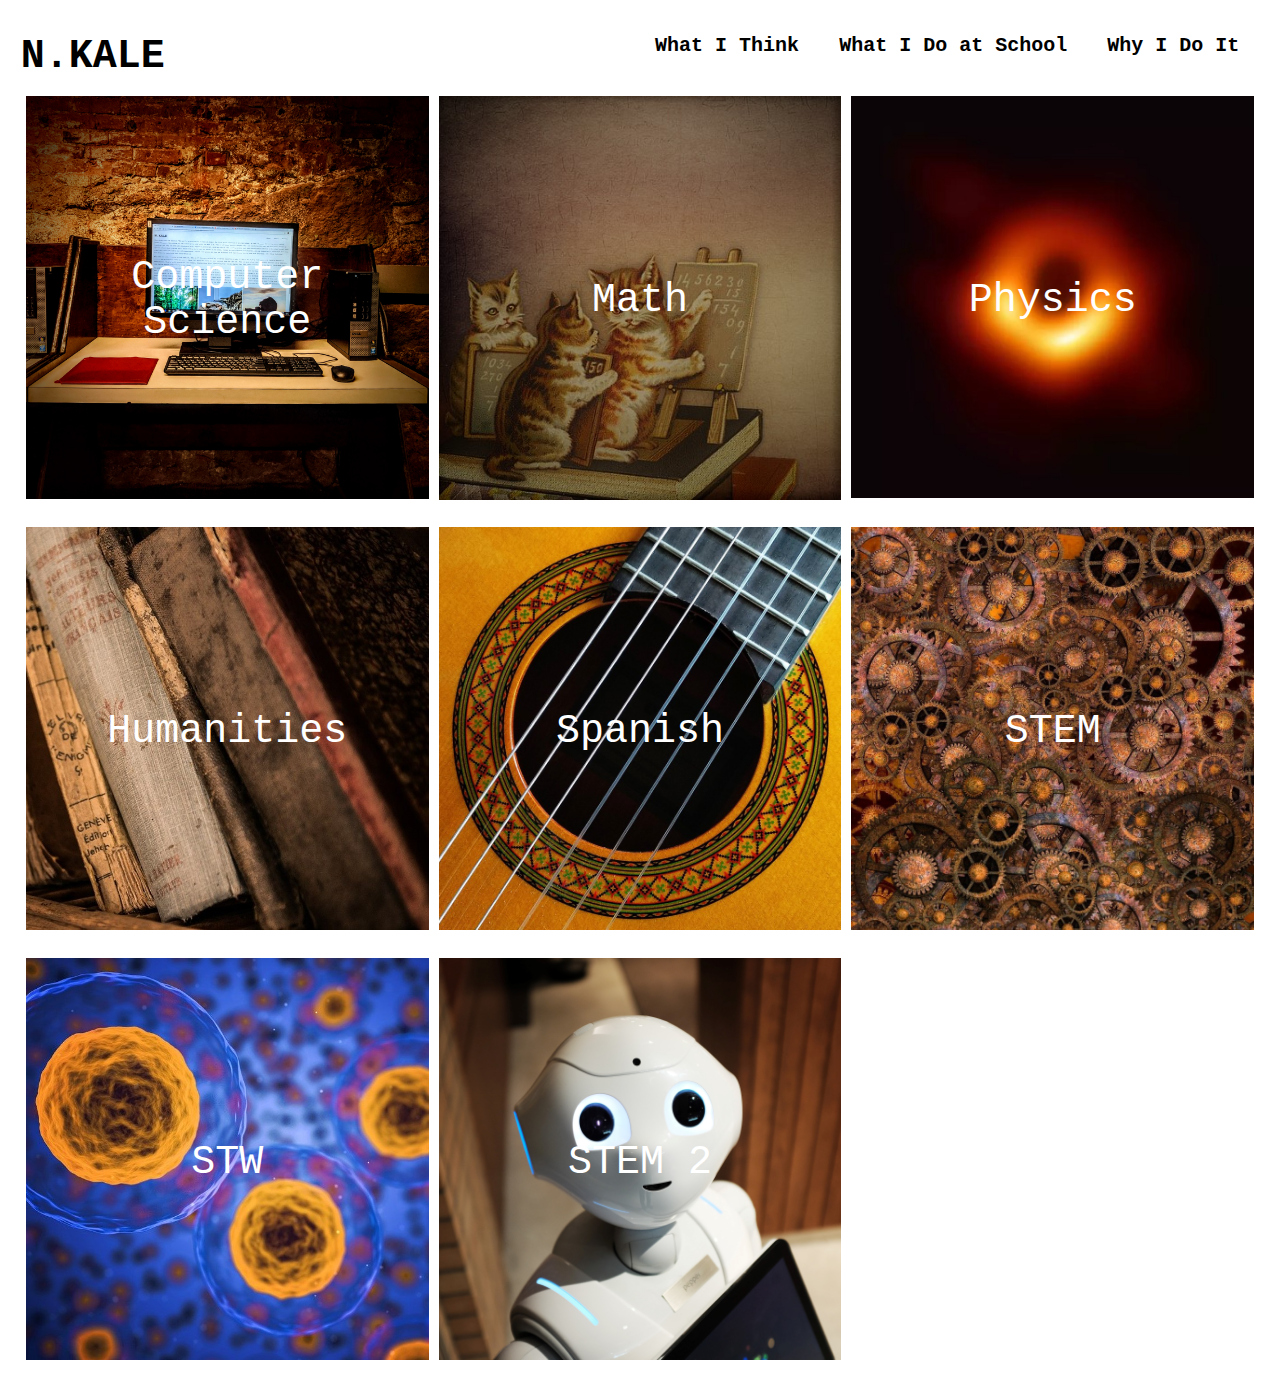
<file: index.html>
<!DOCTYPE html>
<html lang="en" class="page">
<head>
<meta charset="UTF-8">
<link rel="stylesheet" type="text/css" href="styleSheets/myStyle.css">
<title>What I Do at School</title>
<meta name="viewport" content="width=device-width, initial-scale=1.0">
<link rel="icon" href="images/favicon.png" sizes="16x16"
	type="image/png">
</head>
<body>

	<!-- Title and Nav Bar -->

	<div>

		<ul>
			<li><a href="personal.html">Why I Do It</a></li>
			<li><a href="index.html">What I Do at School</a></li>
			<li><a
				href="http://www.sunnysideup.life">What
					I Think</a></li>
			<li class="title">N.Kale</li>
		</ul>

	</div>

	<!-- Subject Images -->

	<div class="clearfix">

		<div class="clearfix">

			<div class="img-container">
				<a href="computerScience.html"> <img src="images/cs.jpg"
					alt="Computer Science" class=image>
				</a>
				<div class="text">Computer Science</div>
			</div>


			<div class="img-container">
				<!-- Image from https://pixabay.com/illustrations/vintage-kitten-school-kittens-cat-4178304/ -->
				<a href="math.html"> <img src="images/math3.jpg" alt="Math"
					class="image">
				</a>
				<div class="text">Math</div>
			</div>

			<div class="img-container">
				<!-- Image from https://www.google.com/url?sa=i&source=images&cd=&cad=rja&uact=8&ved=2ahUKEwiIp4KbsdjkAhUowlkKHSy1C2EQjhx6BAgBEAI&ur
				l=https%3A%2F%2Fwww.engadget.com%2F2019%2F09%2F06%2Fthe-first-ever-black-hole-image-lands-scientists-3-million-priz%2F&psi
				g=AOvVaw3-DVMO0woyBRvtrAjKB0nl&ust=1568827235523955 -->
				<a href="physics.html"> <img src="images/physics.jfif"
					alt="Physics" class="image">
				</a>
				<div class="text">Physics</div>
			</div>

		</div>

		<div class="clearfix">

			<div class="img-container"> <!-- https://pixabay.com/photos/old-books-book-old-library-436498/ -->
				<a href="hum.html"> <img src="images/hum.jpg" alt="Humanities"
					class="image">
				</a>
				<div class="text">Humanities</div>
			</div>

			<div class="img-container">
				<a href="spanish.html"> <img src="images/lang.jpg" alt="Spanish"
					class="image">
				</a>
				<div class="text">Spanish</div>
			</div>

			<div class="img-container"> <!-- https://pixabay.com/illustrations/steampunk-background-gears-rust-3169877/ -->
				<a href="STEM.html"> <img src="images/stem.jpg"
					alt="STEM" class="image">
				</a>
				<div class="text">STEM</div>
			</div>

		</div>

		<div class="clearfix">

			<div class="img-container"> <!-- https://pixabay.com/illustrations/cells-human-medical-biology-health-1872666/ -->
				<a href="STW.html"> <img src="images/stw.jpg" alt="Science/Technical Writing"
					class="image">
				</a>
				<div class="text">STW</div>
			</div>

			<div class="img-container"> <!--  -->
				<a href="STEM2.html"> <img src="images/stem2.jpg" alt="STEM 2"
					class="image">
				</a>
				<div class="text">STEM 2</div>
			</div>

		</div>

		<!-- onClick leads to page -->

		<!-- Add extracurriculars? -->

	</div>
</body>
</html>
</file>
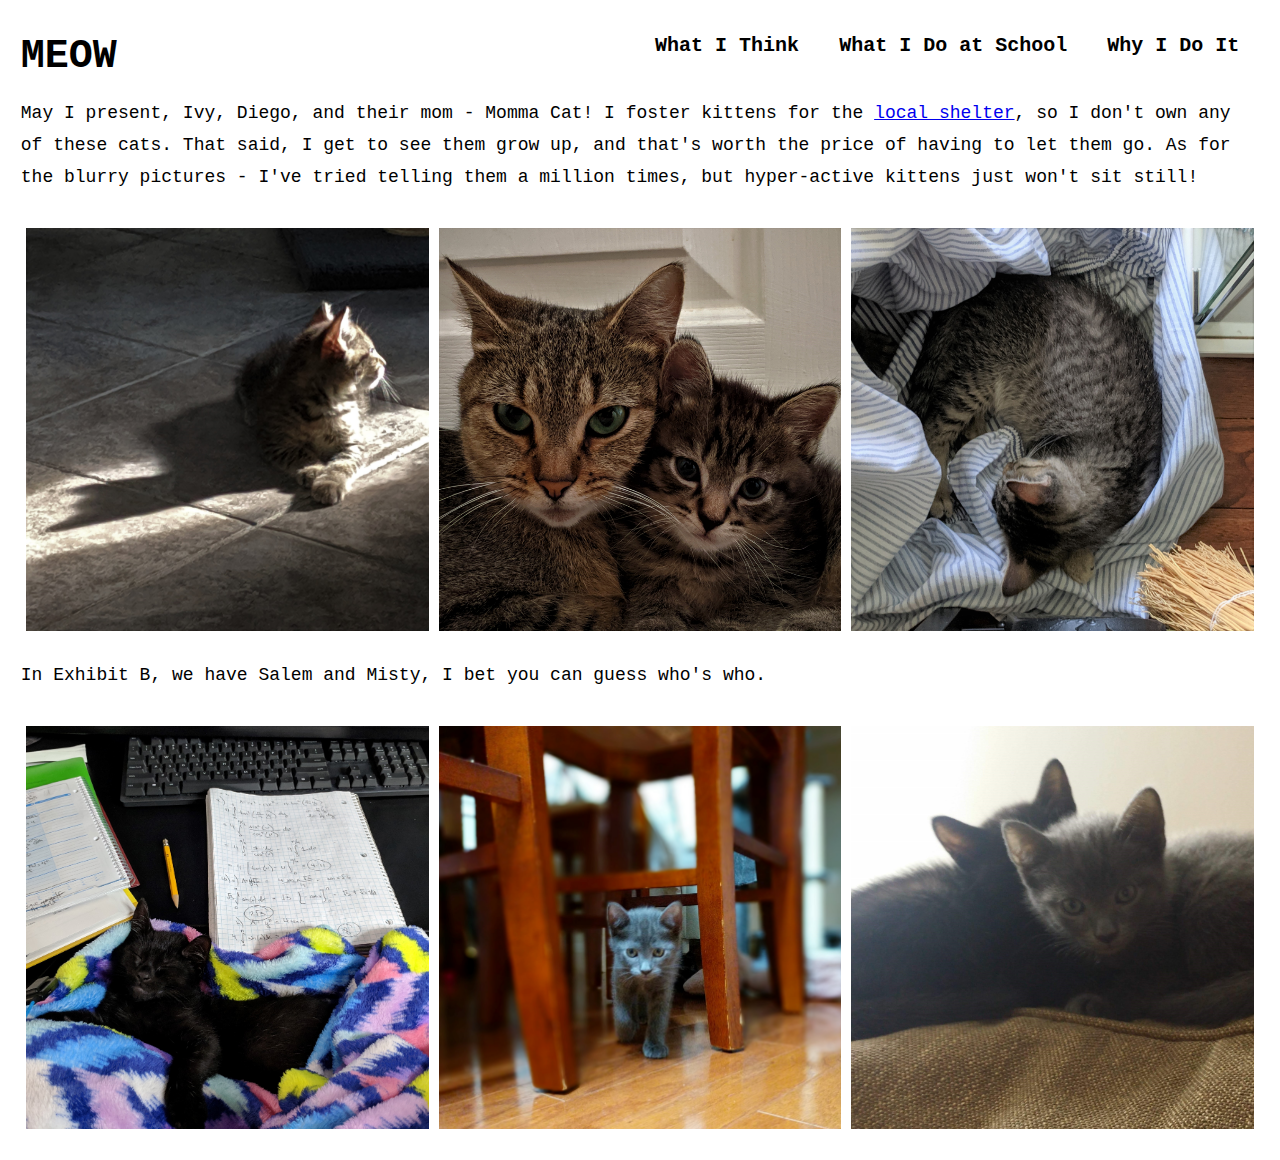
<file: meow.html>
<!DOCTYPE html>
<html lang="en" class="page">

<head>
<meta charset="UTF-8">
<link rel="stylesheet" type="text/css" href="styleSheets/myStyle.css">
<title>Meow</title>
<meta name="viewport" content="width=device-width, initial-scale=1.0">
</head>

<!-- Title and Nav Bar -->
<body>

	<div>

		<ul>
			<li><a href="personal.html">Why I Do It</a></li>
			<li><a href="index.html">What I Do at School</a></li>
			<li><a
				href="http://www.sunnysideup.life/sunnysideup.life/index.html">What
					I Think</a></li>
			<li class="title">Meow</li>
		</ul>

	</div>

	<div>

		<p>
			May I present, Ivy, Diego, and their mom - Momma Cat! I foster kittens for the <a
				href="https://www.mspca.org/adoption-centers/nevins-farm-adoption-center/">
				local shelter</a>, so I don't own any of these cats. That said, I get
			to see them grow up, and that's worth the price of having to let them go. As for
			the blurry pictures - I've tried telling them a million times, but
			hyper-active kittens just won't sit still!
		</p>

		<div class="clearfix">

			<div class="img-container">
				<img src="images/ivySun.jpg" alt="Cat in Sun" class="image">
			</div>

			<div class="img-container">
				<img src="images/diegoAndMom.jpg" alt="Cat and Kitten" class="image">
			</div>

			<div class="img-container">
				<img src="images/ivyBlanket.jpg" alt="Cat in Blanket" class="image">
			</div>

		</div>

<p> In Exhibit B, we have Salem and Misty, I bet you can guess who's who.

		<div class="clearfix">

			<div class="img-container">
				<img src="images/salem.jpg" alt="Black Cat on Desk" class="image">
			</div>

			<div class="img-container">
				<img src="images/mistyStalking.jpg" alt="Cat Walking" class="image">
			</div>

			<div class="img-container">
				<img src="images/salemAndMisty.jpg" alt="Black and Gray Cat" class="image">
			</div>

		</div>

	</div>
</body>
</html>
</file>
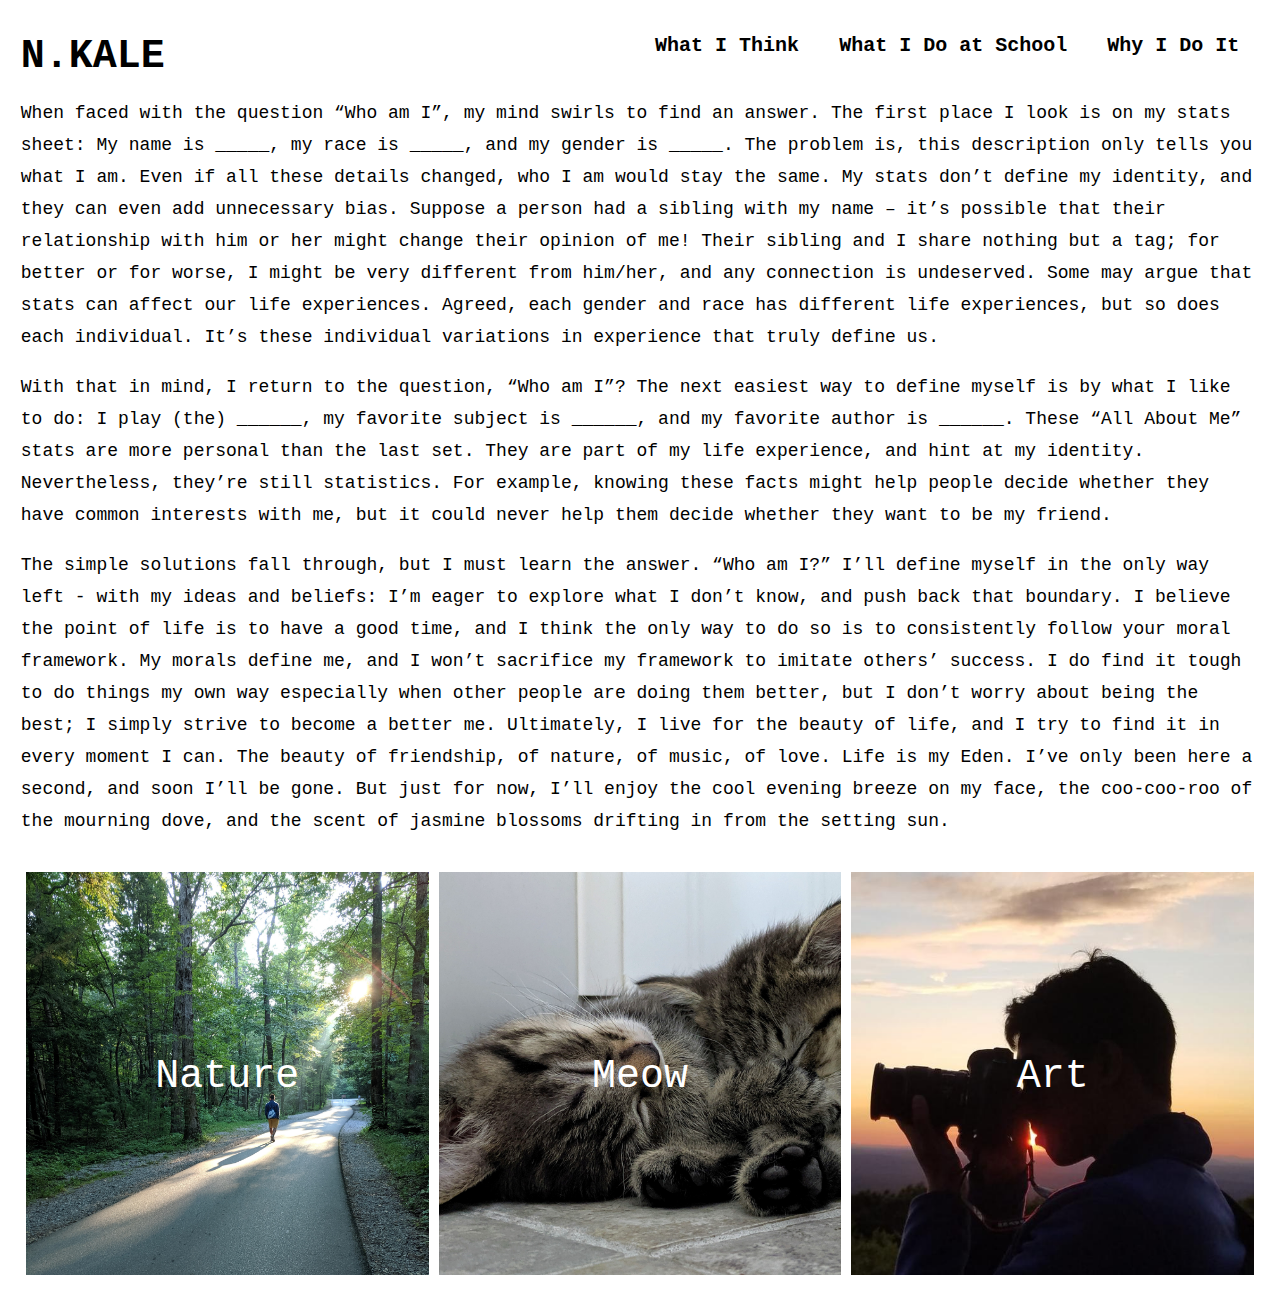
<file: personal.html>
<!DOCTYPE html>
<html lang="en" class="page">
<head>
<meta charset="UTF-8">
<link rel="stylesheet" type="text/css" href="styleSheets/myStyle.css">
<title>Why I Do It</title>
<meta name="viewport" content="width=device-width, initial-scale=1.0">
</head>

<body>

	<!-- Title and Nav Bar -->

	<div>

		<ul>
			<li><a href="personal.html">Why I Do It</a></li>
			<li><a href="index.html">What I Do at School</a></li>
			<li><a
				href="http://www.sunnysideup.life/sunnysideup.life/index.html">What
					I Think</a></li>
			<li class="title">N.Kale</li>
		</ul>

	</div>



	<div>

		<p>When faced with the question “Who am I”, my mind swirls to find
			an answer. The first place I look is on my stats sheet: My name is
			_____, my race is _____, and my gender is _____. The problem is, this
			description only tells you what I am. Even if all these details
			changed, who I am would stay the same. My stats don’t define my
			identity, and they can even add unnecessary bias. Suppose a person
			had a sibling with my name – it’s possible that their relationship
			with him or her might change their opinion of me! Their sibling and I
			share nothing but a tag; for better or for worse, I might be very
			different from him/her, and any connection is undeserved. Some may
			argue that stats can affect our life experiences. Agreed, each gender
			and race has different life experiences, but so does each individual.
			It’s these individual variations in experience that truly define us.
		</p>

		<p>With that in mind, I return to the question, “Who am I”? The
			next easiest way to define myself is by what I like to do: I play
			(the) ______, my favorite subject is ______, and my favorite author
			is ______. These “All About Me” stats are more personal than the last
			set. They are part of my life experience, and hint at my identity.
			Nevertheless, they’re still statistics. For example, knowing these
			facts might help people decide whether they have common interests
			with me, but it could never help them decide whether they want to be
			my friend.</p>

		<p>The simple solutions fall through, but I must learn the answer.
			“Who am I?” I’ll define myself in the only way left - with my ideas
			and beliefs: I’m eager to explore what I don’t know, and push back
			that boundary. I believe the point of life is to have a good time,
			and I think the only way to do so is to consistently follow your
			moral framework. My morals define me, and I won’t sacrifice my
			framework to imitate others’ success. I do find it tough to do things
			my own way especially when other people are doing them better, but I
			don’t worry about being the best; I simply strive to become a better
			me. Ultimately, I live for the beauty of life, and I try to find it
			in every moment I can. The beauty of friendship, of nature, of music,
			of love. Life is my Eden. I’ve only been here a second, and soon I’ll
			be gone. But just for now, I’ll enjoy the cool evening breeze on my
			face, the coo-coo-roo of the mourning dove, and the scent of jasmine
			blossoms drifting in from the setting sun.</p>
	</div>

	<div class="clearfix">

		<div class="img-container">
			<img src="images/forestPath.jpg" alt="Forest Path"
				style="width: 100%"> <span class="text">Nature</span>
		</div>

		<div class="img-container">
			<a href="meow.html"> <img src="images/kittens.jpg" alt="Forest Path" style="width: 100%"> </a>
			<div class="text">Meow</div>
		</div>

		<div class="img-container">
			<img src="images/sunsetMan.jpg" alt="Sunset Photographer"
				style="width: 100%">
			<div class="text">Art</div>
		</div>

	</div>

</body>
</html>
</file>
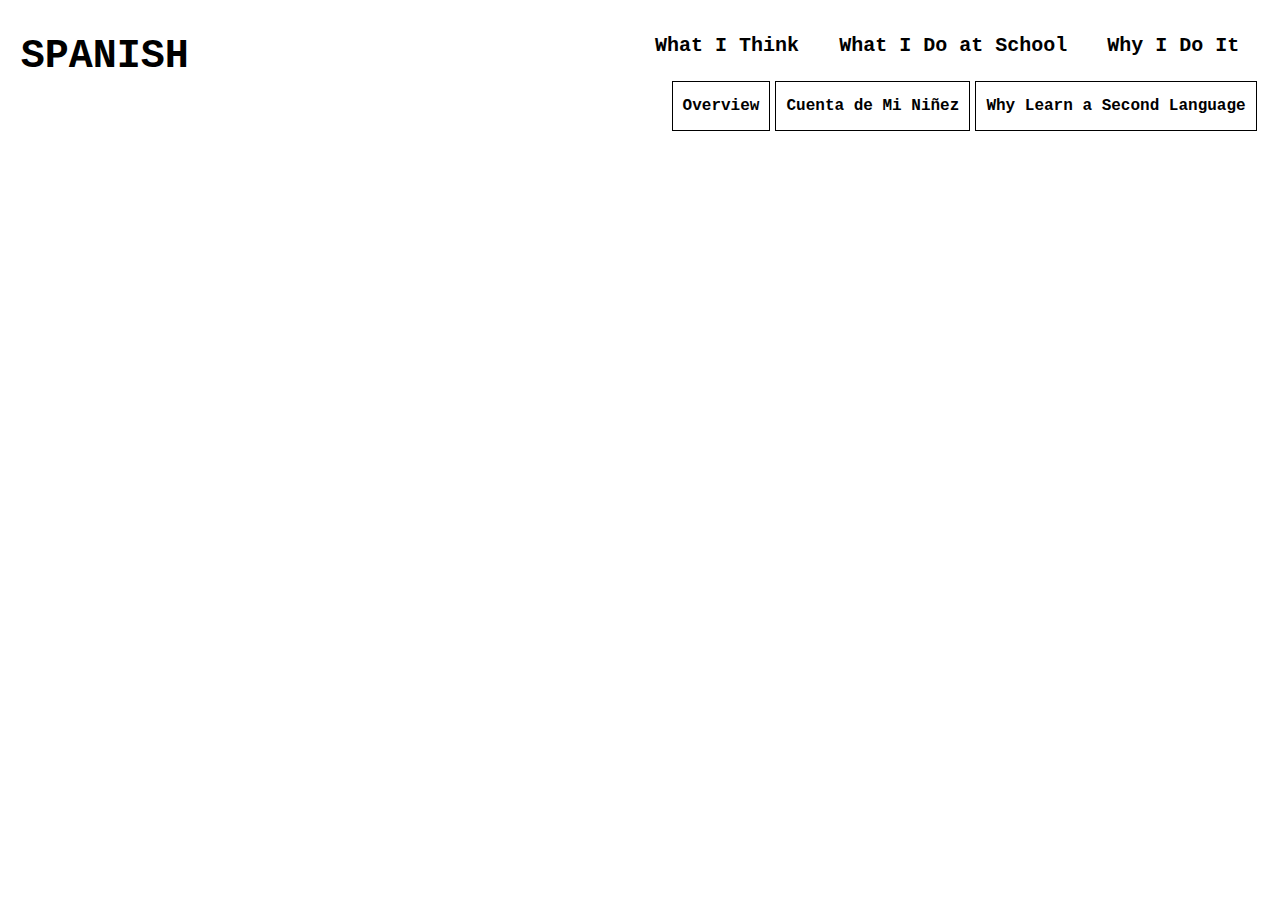
<file: spanish.html>
<!DOCTYPE html>
<html lang="en" class="page">

<head>
<meta charset="UTF-8">
<link rel="stylesheet" type="text/css" href="styleSheets/myStyle.css">
<title>Spanish</title>
<meta name="viewport" content="width=device-width, initial-scale=1.0">
<script type="text/javascript" src="js/tabs.js"></script>
</head>

<!-- Title and Nav Bar -->
<body>
<div>

<ul>
<li><a href="personal.html">Why I Do It</a></li>
<li><a href="index.html">What I Do at School</a></li>
<li><a href="http://www.sunnysideup.life/sunnysideup.life/index.html">What I Think</a></li>
<li class="title"> Spanish </li>
</ul>

</div>

<div class="tab">
  <button class="tablinks" onclick="openTab(event, 'WhyLearnASecondLanguage')">Why Learn a Second Language</button>
  <button class="tablinks" onclick="openTab(event, 'cuentaDeNinez')">Cuenta de Mi Ni&#241;ez</button>
  <!-- <div class="dropdown"> -->
  <button class="tablinks" onclick="openTab(event, 'Overview')">Overview</button>
    <!-- <div class="dropdown-content">
      <button class="tablinks" onclick="openTab(event, 'sa1')">Self-Assessment 1</button>
      <button class="tablinks" onclick="openTab(event, 'hw')">Hanford-Washington</button>
      <button class="tablinks" onclick="openTab(event, 'MathematicaOverview')">Overview</button>
    </div>
  </div> -->
</div>

<div id="WhyLearnASecondLanguage" class="tabcontent">
  <h3>Why Learn a Second Language</h3>
  <p>Response (in English) to an assigned reading from the first few weeks of school.</p>
  <div class="clearfix">
    <embed src="docs/SecondLangReflection.pdf"
  type="application/pdf" class="pdf">

  </div>
</div>

<div id="cuentaDeNinez" class="tabcontent">
  <h3>Una Cuenta de Mi Ni&#241;ez</h3>
  <p>No es perfecto, pero es mio.</p>
  <div class="clearfix">
   <embed src="docs/cuentaDeMiNinez.pdf"
  type="application/pdf" class="pdf">

  </div>
</div>

<div id="Overview" class="tabcontent">
  <h3>Overview</h3>
  <div>

  <p lang="es"> En mi opinion, aprender un nuevo lingua is como entrar un nuevo mundo. Puedo hablar con personas que no saben ingles – por ejemplo, en Disney, ayude
  a una mujer que necesitaba direcciones a su hotel. En el mismo lugar, hable por un rato con una chica de Espana quien estuvo vistando los Estados por un
   viaje del colegio. Ademas de esto, aprender una cultura diferente abre mis ojos a la hecho que todas las personas no viven como yo. El mundo es inmenso.
    Hay mucho para aprender, y muchas personas para encontrar. Con cada lingua empieza una nueva aventura!
  </p>

  <p>
  Translation: In my opinion, learning a new language is like entering a new world. I can speak with people who don’t know English – for example, at Disney, I helped
  a woman who needed directions to her hotel. At the same place, I spoke for a time with a girl from Spain who was visiting the States for a school trip.
  In addition to this, learning a different culture opens my eyes to the fact that everyone doesn’t live like me. The world is huge. There is a lot to
  learn, and a lot of people to meet. With each language starts a new adventure! </p>
  </div>

</div>
</body>
</html>
</file>
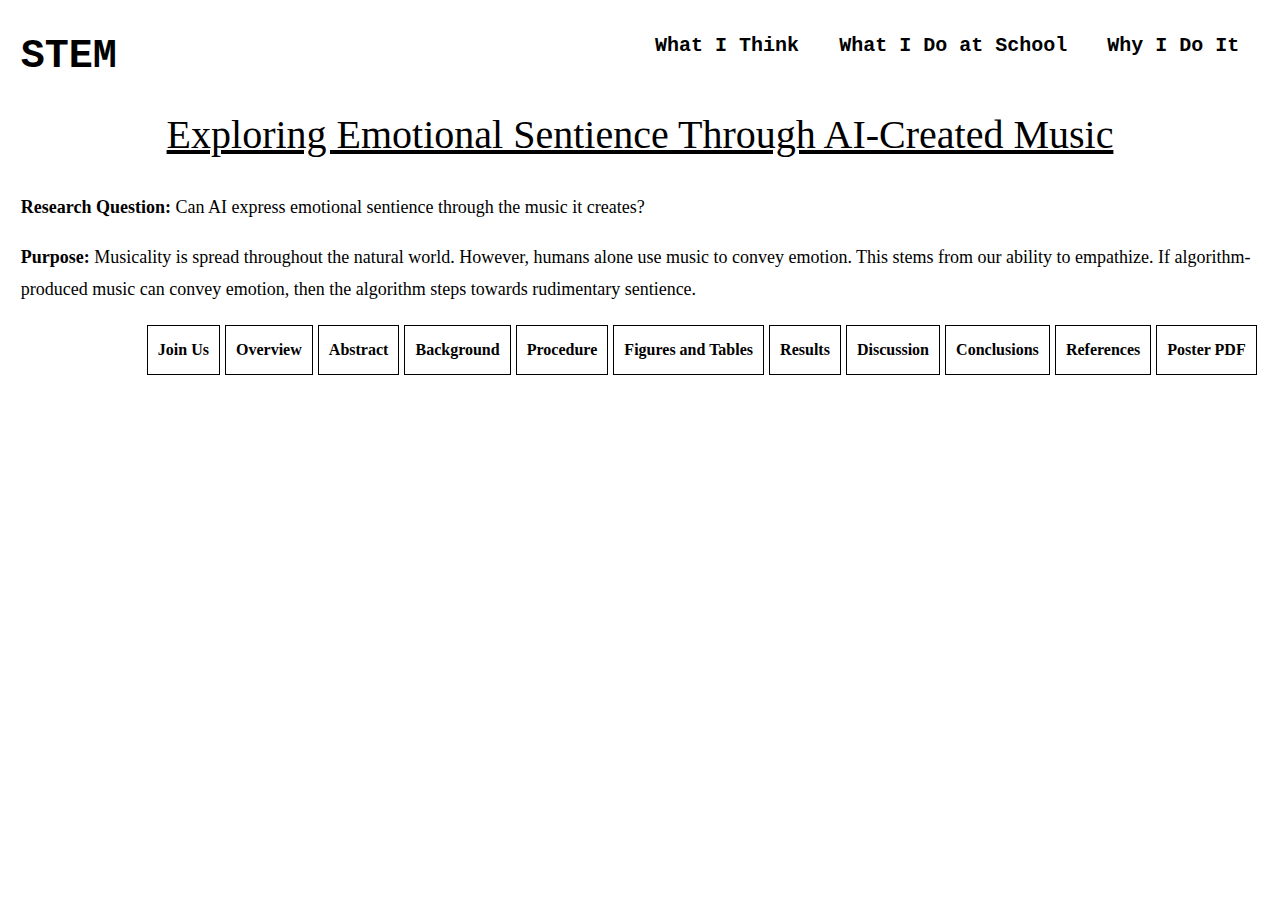
<file: STEM.html>
<!DOCTYPE html>
<html lang="en" class="page">

<head>
  <meta charset="UTF-8">
  <link rel="stylesheet" type="text/css" href="styleSheets/myStyle.css">
  <title>STEM</title>
  <meta name="viewport" content="width=device-width, initial-scale=1.0">
  <script type="text/javascript" src="js/tabs.js"></script>
  <link rel="icon" href="images/favicon.png" sizes="16x16" type="image/png">
</head>

<!-- Title and Nav Bar -->

<body>

  <div>

    <ul>
      <li><a href="personal.html">Why I Do It</a></li>
      <li><a href="index.html">What I Do at School</a></li>
      <li><a href="http://www.sunnysideup.life/sunnysideup.life/index.html">What I Think</a></li>
      <li class="title"> STEM </li>
    </ul>

  </div>

  <div class="formal">

    <p class="title">
      Exploring Emotional Sentience Through AI-Created Music
    </p>

    <p>
      <span class="bold"> Research Question: </span> Can AI express emotional sentience through the music it creates?
    </p>

    <p>
      <span class="bold"> Purpose: </span> Musicality is spread throughout the natural world. However, humans alone use music to convey emotion. This stems from our ability to empathize. If algorithm-produced music can convey emotion, then the
      algorithm steps towards rudimentary sentience.
    </p>

    <!-- Tab links -->
    <div class="tab">
      <button class="tablinks" onclick="openTab(event, 'Poster PDF')">Poster PDF</button>
      <button class="tablinks" onclick="openTab(event, 'References')">References</button>
      <button class="tablinks" onclick="openTab(event, 'Conclusions')">Conclusions</button>
      <button class="tablinks" onclick="openTab(event, 'Discussion')">Discussion</button>
      <button class="tablinks" onclick="openTab(event, 'Results')">Results</button>
      <!-- <div class="dropdown"> -->
      <button class="tablinks" onclick="openTab(event, 'Figures and Tables')">Figures and Tables</button>
      <button class="tablinks" onclick="openTab(event, 'Procedure')">Procedure</button>
      <button class="tablinks" onclick="openTab(event, 'Background')">Background</button>
      <button class="tablinks" onclick="openTab(event, 'Abstract')">Abstract</button>
      <button class="tablinks" onclick="openTab(event, 'Overview')">Overview</button>
      <button class="tablinks" onclick="openTab(event, 'joinUs')">Join Us</button>
    </div>

    <div id="Poster PDF" class="tabcontent">
      <h3>Poster PDF</h3>
      <div class="clearfix">
        <embed src="docs/STEM1_Poster.pdf" type="application/pdf" class="pdf">
      </div>
    </div>

    <div id="Figures and Tables" class="tabcontent">
      <h3>Figures and Tables</h3>
      <div class="clearfix">
        <embed src="docs/figures_and_tables_STEM1.pdf" type="application/pdf" class="pdf">
      </div>
    </div>

    <div id="Discussion" class="tabcontent">
      <h3>Discussion</h3>
      <h4>Conscious Differentiation Not Found</h4>
      <p>There was no significant correlation between song composer and how people responded to the discrimination task (p = 0.183). Hence, in general, participants could not consciously differentiate between the human and AI-produced pieces. This demonstrates that modern AI-produced music is able to emulate human compositions in both style and complexity, at least to the point where listeners can no longer readily tell the difference. Since human-produced music and AI-produced music are consciously indifferentiable, further study into how they each impact listeners&rsquo; emotions was warranted. This leads to the next finding.</p>
      <h4>Emotional Effect of AI-Produced Music</h4>
      <p>In general, the emotional data collected supports the hypothesis that AI-produced music can affect the emotions of the listener. However, there is much more to the story. Human and AI music both reduce listeners&rsquo; anxiety and anger significantly. That said, while all 3 human-produced pieces reduced listeners&rsquo; sadness, only 1 out of 4 AI produced pieces managed to do so. This suggests that through certain emotions, such as sadness, humans can subconsciously differentiate between AI and human music.</p>
    </div>

    <div id="Conclusions" class="tabcontent">
      <h3>Conclusion</h3>
      <p>Ultimately, we have found that AI-produced music is not only indifferentiable from human compositions, but also capable of affecting listeners&rsquo; emotions. Besides furthering the theory of AI sentience, this research opens the door to a diverse set of future explorations. In the field of computing, further study must be done to determine what aspects of the algorithm cause certain emotions to be evoked. This may involve comparing algorithms that successfully manipulate an emotion with those that do not. In the field of behavioral science and psychology, further study may involve examining brain wave activity and heart rate while individuals listen to AI-composed music. This research has found that there are differences in the effect of AI-produced music and human-produced music. These differences are unnoticeable at the conscious level, and only somewhat revealed by emotions. Perhaps greater insights lie at a more fundamental level such as the firing of neurons, or the rhythm of the heart.
      </p>
    </div>

    <div id="Abstract" class="tabcontent">
      <h3>Abstract</h3>
      <p>As the 21st century progresses, artificial intelligence is stepping intellectually closer to mankind than ever before. That said, until now, there was a certain essence of humanity which many believed was still missing from machines, namely the power to create and the power to emote. In recent times, AI has been developed with the ability to create music. If humans listen to AI-composed and human-composed music, they are unable to tell the difference and are emotionally affected by both. To demonstrate this hypothesis, a discrimination task was administered wherein participants differentiated between human and AI-produced music. Throughout the experiment, the Discrete Emotional Questionnaire was used to collect self-reported data on the pieces&rsquo; impact on listeners&rsquo; emotional state.</p>
      <p>There was no significant difference in discrimination task response depending on whether the piece was human-written or AI-written, X2 (2, N=156) = 3.44, p = 0.183. In other words, participants could not distinguish the two. Furthermore, both human and AI-produced music reduced listener anxiety and anger. However, more human-produced pieces of music affected the listeners&rsquo; sadness and relaxation.</p>
      <p>Humans and AI both have the capacity to emotionally affect through music. If sentience includes the ability to express emotion, AI has stepped closer to humans in that regard. As a result of these findings, further research is warranted on multiple fronts. Computationally, to determine what specific code allows an algorithm to elicit certain emotional responses. Biologically, to discover why certain emotions, and their neural circuits, are more affected by AI music than others.</p>
    </div>

    <div id="Overview" class="tabcontent">
      <h3>Overview</h3>
      <p><span style="font-weight: 400;">The overarching question that this project aims to answer is, &ldquo;Can AI express emotional sentience through music?&rdquo; Humans express their emotions in many forms including art, literature, speech,
          facial expressions, and music. As a music lover, I will explore whether AI can match humans in expressing emotion through music.</span></p>
      <p><span style="font-weight: 400;">I propose a series of hypotheses to test this question.</span></p>
      <p><span style="font-weight: 400;">First, if a creative algorithm is trained or modelled on human music, then the resultant compositions will be indistinguishable from human compositions. Humans propagate their emotions through music (Juslin,
          2013). Therefore, if a generative algorithm can produce music that is indistinguishable from that produced by humans, then the algorithm can allow an AI to convey emotions. Finally, one of the indicators of sentience is the ability to
          propagate one&rsquo;s feelings (Keltner et. al, 2019). If an algorithm allows AI to convey its emotions, then the AI may be one step closer to sentience.</span></p>
    </div>


    <div id="joinUs" class="tabcontent">
      <h3>Join Us</h3>
      <p>
        To participate, simply print and fill out the informed consent form (see tab below) and send a picture/scan to nakale@wpi.edu. You will then recieve the password to the survey (linked below), along with further instructions.
      </p>
      <div class="tab">
        <button class="tablinks" onclick="openTab(event, 'STEMSurvey')">STEM Survey</button>
        <button class="tablinks" onclick="openTab(event, 'InformedConsent')">Informed Consent Form</button>
      </div>
    </div>

    <div id="STEMSurvey" class="tabcontent">
      <h3>STEM Survey</h3>
      <iframe src="https://docs.google.com/forms/d/e/1FAIpQLSehnQI2tAE6bZ4yQZeqCHmcHYYDalXGpjYFmp-McYVO1ytiWg/viewform?embedded=true"></iframe>
    </div>

    <div id="InformedConsent" class="tabcontent">
      <h3>Informed Consent Form</h3>
      <div class="clearfix">
        <embed src="docs/informedConsent.pdf" type="application/pdf" class="pdf">
      </div>
    </div>


    <div id="Background" class="tabcontent">
      <h3>Background</h3>
      <p dir="ltr">&nbsp;&nbsp;&nbsp;&nbsp;What defines sentience? The word derives from the Latin root sentire which means“to sense or to feel”, and indeed sentience is to be “responsive to or
        conscious of sense impressions” (Merriam-Webster, n.d.). In other words, it’s simply the ability to sense one’s surroundings. However, a thermometer can sense the temperature around it, yet we wouldn’t call it sentient. A light switch can
        sense whether it is on or off, hold that information, and even send it to a connected bulb. That said, it is still not sentient. Perhaps, what makes humans unique, and sentient, is not our ability to feel, but rather our ability to share
        feelings with others (Keltner et. al, 2019). By the status quo, computers aren’t sentient (Allen, 2016). However, if AI can read human music that expresses emotion and machine learning allows AI to create unique compositions modelled on
        whatever it reads, then I believe that artificial-intelligence created music will propagate emotions as well. The purpose of this project is to explore whether AI can use music to express emotion as well as humanity can.</p>
      <p>
      </p>
      <p dir="ltr">&nbsp;&nbsp;&nbsp;&nbsp;Humans express their emotions through a diverse set of mediums such as facial expression, speech, literature, music, and art. This project specifically
        focuses on whether algorithmic music compositions can induce an emotional response in humans. If so, an AI equipped with these algorithms is capable of propagating emotions, and we are one step closer to asking the question - “Can AI be
        sentient?”&nbsp;</p>
      <p>
      </p>
      <p dir="ltr">&nbsp;&nbsp;&nbsp;&nbsp;There remains the question of whether these emotions are truly “its own” if the AI is merely selecting its emotion based off of an algorithm. However, I
        argue that humans also derive their emotions from internal algorithms, albeit extremely complicated ones. This doesn’t reduce the value of human emotions or sentience. In fact, it is all the more impressive that our complex emotions like love
        and happiness can arise from an algorithm, rather than spontaneously materializing.</p>
      <p>
      </p>
      <p dir="ltr">&nbsp;&nbsp;&nbsp;&nbsp;If the human mind is a complex algorithm, then our emotional expression is also algorithmic. The great works of Mozart, Michaelangelo, Shakespeare, and
        Van Gogh were not spontaneous feats of creativity; they were algorithmically generated by the minds of their creators. The difference between AI and humans may simply be the complexity of their algorithms.&nbsp;</p>
      <p>
      </p>
      <p dir="ltr">&nbsp;&nbsp;&nbsp;&nbsp;Ultimately, as we progress through the 21st century, the line between human and AI is fading. Advances in neuroscience are showing that we may be more
        algorithmic than we previously believed (Yayilgan &amp; Beachell, 2006). Furthermore, machine learning is allowing AI to step closer to humanity than ever before (Shabbir &amp; Anwer, 2018). This project enters the no-man’s land (and no-AI’s
        land) between humanity and AI, exploring what it means to be sentient as well as what it means to be human.</p>
    </div>

    <div id="Procedure" class="tabcontent">
      <!-- <h3>Procedure</h3>

      <p>
        The plan that I developed prior to conducting research.
      </p>

      <div class="tab">
        <button class="tablinks" onclick="openTab(event, 'RiskAndSafety')">Risk and Safety</button>
        <button class="tablinks" onclick="openTab(event, 'HumanParticipants')">Human Participants Research</button>
        <button class="tablinks" onclick="openTab(event, 'ProcedureOverview')">Procedure Overview</button>
      </div> -->
      <h3> Procedure </h3>
      <h4>Consent</h4>
<p>All participants were required to complete a consent form prior to testing. Those under 18 were required to obtain parental consent as well. The form outlined the rationale behind this project, the testing procedure, as well as the potential risks and returns for participants. A copy can be found in Appendix x.</p>
<h4>Recruitment</h4>
<p>The survey population was Juniors attending the Massachusetts Academy of Math and Science. Students were recruited via word of mouth and email. All participation was purely voluntary with no tangible returns.</p>
<h4>Study Interface</h4>
<p>Testing took place at the Massachusetts Academy of Math and Science. Survey participants were seated in a room reserved for testing, with each taking the survey individually on his/her personal computer.</p>
<p>Participants were asked to go to <a href="http://www.mamsmag.wordpress.com">www.mamsmag.wordpress.com</a>, the school magazine website. From there, they navigated to the survey, which was in the form of an embedded Google form. Music was accessible through Google Drive URLs placed in the survey, which linked to the audio files.</p>
<p>There was no contact between the experimenter and the participants during the survey, excepting assistance with technical difficulties such as malfunctioning headphones.</p>
<h4>Music Selection</h4>
<p>All music pieces were in MIDI format to maintain consistency in how the music was played. AI-composed pieces were produced using AIVA, a stochastic music-generation algorithm. A link to the AIVA website is provided in the references and in Appendix x. Human-composed pieces were selected randomly from an online database of open-source MIDI songs. This database is also linked in Appendix x. In terms of style, a varied sampling of both human and AI music was selected in order to better represent AI and human music at large.</p>
<h4>Survey</h4>
<p>First, participants were asked to answer several demographic questions. These included gender, age, questions about musical experience, and a self-assessment of familiarity with music. Next, participants took the Discrete Emotion Questionnaire (DEQ), a set of questions designed to measure emotional state through self-report, to establish an emotional baseline. After this, the first piece of music was revealed. Participants were asked to listen to the piece then state whether they believed it was written by a human, an AI, or that it was indistinguishable. They then took the DEQ once more to measure any changes in emotional state. This pattern of music reveal, discrimination task, and DEQ was repeated for each subsequent piece of music.</p>
<h4>Data Analysis</h4>
<p>Data from the discrimination task was grouped into two categories: AI-composed and human-composed. It was then tested for significance via a Chi-Square Analysis. Data collected from the repeated DEQs was first tested using a one-way ANOVA to determine whether significant variance existed between iterations. If so, Dunnett&rsquo;s Test was used for post-hoc analysis. The T-test was not used to avoid compounding Type-1 error.</p>
    </div>

    <!-- <div>

          <p>Data Analysis: For each composition, statistical analysis will determine whether there is a significant difference between the number of people who believed that the song was written by a human, and the number who believed that it was
            written by a robot. The analysis will also look at the total percentage of correct responses for human pieces, and the percentage of correct responses for algorithmic compositions. A comparison can also be done between songs of different
            genres. Additional analysis could include dividing the responses by participant demographics to determine whether certain groups chose the correct response more often than others.</p>

          <p>Discussion of Results and Conclusions: Humans use music to propagate their emotions. Therefore, if this survey finds that certain algorithm generated pieces are indistinguishable from human creations, those algorithms could allow AI to
            convey its emotions to humans. The ability to propagate one&rsquo;s feelings to others is one indicator of sentience which suggests that AI could possibly reach that mark . Furthermore, the question arises: Which algorithms correlate to
            which
            emotions?</p>

          <p>If the survey determines that algorithmic pieces are distinguishable from human pieces, it can be concluded that algorithms can&rsquo;t induce emotions via music in the same way that humans can. By studying the timestamps on when people
            made
            their decisions while listening to the songs, I may be able to determine what allowed people to distinguish. Perhaps there is a fundamental aspect of emotional expression via music that AI will never be able to capture; however, I believe
            that the difference will reduce over time as technology advances.</p>

          <p>Future Extensions: If I have the opportunity, I would like to run this experiment with music ensemble members at WPI. This would allow me to test whether there is a correlation between music experience and ability to discriminate between
            human and AI music.</p>

          <p>Given time, I would also like to directly measure how people are emotionally affected by AI-written music. One possible method would be having people listen to short samples of human created music, and select, off of a list of basic
            emotions, which emotions are evoked while they listen to that piece. I could feed those samples into an algorithm which can extend them (One such example is Google Magenta), and see whether when those same participants listen to an
            extended
            piece, or samples thereof, they select the same emotion/s for it that they selected for the original sample which created it. Another possible method is to utilize an EEG scanner. Participants will wear the scanner while listening to
            human
            written pieces and algorithm written pieces. The scans will be overlaid to see whether brain activation differs between the two data sets.</p>

          <p>In the future, I could also run similar surveys and/or EEG scans for human/algorithm-created artwork, literature, speech, or facial expressions. These are all other methods which humans use to express emotion. Determining whether
            algorithms
            can replicate one more effectively than another might provide valuable insight into how algorithms evoke emotion, as well as into how we humans perceive it.</p>
        </div> -->

    <div id="ProcedureOverview" class="tabcontent">
      <h3>Procedure Overview</h3>
      <p>First, compile 15-second to 1-minute samples of human-written and algorithm-written music. The samples will be MIDI files, to eliminate inconsistencies in human playing. The songs will encompass multiple genres including pop and
        classical. Second, develop and disseminate a survey testing whether humans can distinguish the human compositions from algorithmic compositions. The songs will be presented one at a time. While/after the song plays, the participant will be
        able to select one of three buttons: human, AI, indistinguishable. The responses will be compiled into a spreadsheet. See &ldquo;Human Participants Research&rdquo; section for a more detailed overview of the survey.</p>
    </div>

    <div id="RiskAndSafety" class="tabcontent">
      <h3>Risk and Safety</h3>
      <p>The music shouldn&rsquo;t be played loud enough to cause auditory damage to a listener. To this end, participants will be able to control the volume of their device while taking the survey. Additionally, the discord in
        some compositions may cause auditory discomfort to participants. To counteract this, the participant will be free to exit the survey at any time. Finally, to preserve participants&rsquo; anonymity, personal data questions will be optional.
      </p>
    </div>

    <div id="HumanParticipants" class="tabcontent">
      <h3>Human Participants Research</h3>
      <p>The survey population is Juniors attending the Massachusetts Academy of Math and Science. These students will be recruited via word of mouth and a notice posted to the school library bulletin board.</p>

      <p>The first portion of the survey collects personal data such as age and experience with music. After that, the participant is instructed to listen to pieces of music, which will be played to the entire group, and, if possible, discern whether
        the piece is written by a human or a robot. The pieces will play one at a time.</p>

      <p>During each piece, the user will select one of three options - &ldquo;human-written&rdquo;, &ldquo;robot-written&rdquo;, &ldquo;indistinguishable&rdquo;. The piece will only play once. Once the user is satisfied with his/her response, he/she
        can submit, and the next piece will play. I may run multiple iterations of the survey, each with different pieces. Each participant may only take each iteration once. The survey should take no longer than 10 minutes, and the participant is
        free to exit at any time.</p>

      <p>The risks and corresponding countermeasures, as stated in the experimental design, are as follows: Prolonged exposure to loud music can cause hearing damage. To prevent any risk during experimentation, a test sound will be played prior to
        testing, and lowered until all participants are satisfied. The volume of the music will not exceed the volume of the test sound. Additionally, the discord in some compositions may cause auditory discomfort to participants. To counteract this,
        the participant will be free to exit the survey at any time. One benefit is that participants who enjoy music might enjoy this exercise. Additionally, being able to differentiate between AI and human created forms of emotional expression may
        become a vital skill in the future. Already, telling &ldquo;deep fakes&rdquo; apart from real videos of celebrities and politicians is important to prevent misinformation. As AI becomes more emotionally sophisticated, it may become difficult
        to differentiate between a real Beethoven symphony and an algorithmic &ldquo;deep fake&rdquo;. This survey serves as a practice round for would-be connoisseurs of human music. Any personal data collected by the survey will be anonymous. There
        will be no name, email, or phone number attached to the data. Moreover, it will all be collected online. The data may include: age, gender, economic background, and/or experience with music. The data will be stored in an Excel spreadsheet
        linked to my WPI Microsoft account. The account is password-locked, and the only people with the password are me and the school tech administrator. I will keep the data after the study has concluded, in case it is needed for future research.
        I will inform participants about the purpose of the study, what they will be asked to do, that their participation is voluntary and they have the right to stop at any time through a mandatory informed consent form which will outline all of
        that information.</p>
    </div>

    <div id="Results" class="tabcontent">
      <h3>Results</h3>
<h4>Discrimination Task</h4>
<p>A Chi-Square analysis (See Appendix x) was conducted on the data from the discrimination task. The two variables tested for correlation were responses to the discrimination task (Human / AI / Indistinguishable) and whether or not the composer was human (Human-composed / AI-composed). The test resulted in a p-value of 0.183 (X2 = 3.44, DF = 2). We fail to reject the null hypothesis which states that whether or not the composer was human has no effect on the responses to the discrimination task.&nbsp;</p>
<h4>Post-Music Emotional State</h4>
<p>Single-Factor ANOVA was conducted independently for each emotional category from the Discrete Emotion Questionnaire. The categorical independent variable was the composition that was listened to just prior to taking the DEQ. The dependent variable was the extent to which the listener felt the emotion. This was quantified as the sum of the responses for all items on the DEQ which fell under that emotional category.&nbsp;</p>
<p>There was a significant effect of musical composition on anger at the p&lt;.05 level for the three conditions [F(7, 174) = 4.436, p = 0.000]. There was not a significant effect of musical composition on disgust at the p&lt;.05 level for the three conditions [F(7, 174) = 1.039, p = 0.406]. There was not a significant effect of musical composition on fear at the p&lt;.05 level for the three conditions [F(7, 174) = 1.951, p = 0.064]. There was a significant effect of musical composition on anxiety at the p&lt;.05 level for the three conditions [F(7, 174) = 8.064, p = 0.000]. There was a significant effect of musical composition on sadness at the p&lt;.05 level for the three conditions [F(7, 174) = 2.416, p = 0.022]. There was not a significant effect of musical composition on desire at the p&lt;.05 level for the three conditions [F(7, 174) = 1.878, p = 0.076]. There was a significant effect of musical composition on relaxation at the p&lt;.05 level for the three conditions [F(7, 174) = 4.116, p = 0.000]. There was not a significant effect of musical composition on happiness at the p&lt;.05 level for the three conditions [F(7, 174) = 1.710, p = 0.109].</p>
<p>Happiness, relaxation, and desire were aggregated to produce a single measure of positive emotion. There was not a significant effect of musical composition on positive emotion at the p&lt;.05 level for the three conditions [F(7, 174) = 2.590, p = 0.015]. Similarly, anger, disgust, fear and anxiety were aggregated to produce a single measure of negative emotion. There was a significant effect of musical composition on negative emotion at the p&lt;.05 level for the three conditions [F(7, 174) = 5.875, p = 0.000].</p>
<p>In summary, musical composition was significantly correlated to anger, anxiety, sadness, and relaxation, as well as both aggregated positive and aggregated negative emotion.</p>
<p>Dunnett&rsquo;s Test at a significance level of p = 0.05 determined the following results. Human Pop (p = 0.000), AI Tango (p = 0.010), AI Pop (p = 0.000), Human Blues (p = 0.000), and AI Jazz (p = 0.037) had a significant effect on Anger. All the pieces (See Appendix x) had a significant effect on Anxiety (p = 0.000 for each piece). Human Pop (p = 0.000), Human Rock (p = 0.030), Human Blues (p = 0.014), and AI Electronic (p = 0.025) had a significant effect on Sadness. Only the Human Pop (p = 0.024) had a significant effect on Relaxation. Although the ANOVA found significant differences, Dunnett&rsquo;s found that no individual pieces had a significant effect on Positive Emotion. By contrast, all pieces had a significant impact on Negative Emotion (p &lt;= 0.035).</p>
<h4>Demographic Data</h4>
<p><br />The average participant age was 16.261 (SD = 0.113, n = 23). On average, participants rated their familiarity with music, on a scale from 1 to 10 with 10 being very familiar and 1 being not at all, as 6.739 (SD = 0.316). Approximately 43% of participants were female.</p>
    </div>

    <div id="References" class="tabcontent">
      <h3 class="center">References</h3>
      <p>Allen, A.&nbsp; D.&nbsp; (2016).&nbsp; The forbidden sentient computer: Recent progress in the electronic monitoring of</p>
      <p style="padding-left: 30px;">consciousness.&nbsp; IEEE Access, 4, 5649-5658.&nbsp; doi:10.1109/ACCESS.2016.2607722</p>
      <p>Dowling, W.&nbsp; J., and Harwood, D.&nbsp; L.&nbsp; (1986).&nbsp; Music Cognition.&nbsp; New York, NY: Academic Press</p>
      <p>Edwards, M.&nbsp; (2011).&nbsp; Edwards, M.&nbsp; algorithmic composition: Computational thinking in music.&nbsp;</p>
      <p style="padding-left: 30px;">Retrieved from <a
          href="https://www.openaire.eu/search/publication?articleId=od______3094::bff6ccd36e04a8ad00">https://www.openaire.eu/search/publication?articleId=od______3094::bff6ccd36e04a8ad002e2ce6e6bce6cb</a></p>
      <p>Harmon-Jones, C., Bastian, B., &amp; Harmon-Jones, E.&nbsp; (2016).&nbsp; The discrete emotions questionnaire: A</p>
      <p style="padding-left: 30px;">new tool for measuring state self-reported emotions.&nbsp; PloS One, 11(8), e0159915.&nbsp; doi:10.1371/journal.pone.0159915</p>
      <p>Juslin, P.&nbsp; N.&nbsp; (2013).&nbsp; What does music express? basic emotions and beyond.&nbsp; Frontiers in Psychology,</p>
      <p style="padding-left: 30px;">4, 596.&nbsp; doi:10.3389/fpsyg.2013.00596</p>
      <p>Keltner, D., Sauter, D., Tracy, J., &amp; Cowen, A.&nbsp; (2019).&nbsp; Emotional expression: Advances in basic</p>
      <p style="padding-left: 30px;">emotion theory.&nbsp; Journal of Nonverbal Behavior, 43(2), 133-160.&nbsp; doi:10.1007/s10919-019-00293-3</p>
      <p>Lerdahl, F.&nbsp; (2001).&nbsp; Tonal pitch space.&nbsp; doi:10.2307/40285402</p>
      <p>Lumley, M.&nbsp; A., Neely, L.&nbsp; C., &amp; Burger, A.&nbsp; J.&nbsp; (2007).&nbsp; The assessment of alexithymia in medical</p>
      <p style="padding-left: 30px;">settings: Implications for understanding and treating health problems.&nbsp; Journal of Personality Assessment, 89(3), 230-246.&nbsp; doi:10.1080/00223890701629698</p>
      <p>Mauss, I.&nbsp; B., &amp; Robinson, M.&nbsp; D.&nbsp; (2009).&nbsp; Measures of emotion: A review.&nbsp; Cognition &amp; Emotion,</p>
      <p style="padding-left: 30px;">23(2), 209-237.&nbsp; doi:10.1080/02699930802204677</p>
      <p>McDuff, D., &amp; Czerwinski, M.&nbsp; (2018, Nov 20,).&nbsp; Designing emotionally sentient agents.&nbsp;</p>
      <p style="padding-left: 30px;">Communications of the ACM, 61, 74-83.&nbsp; doi:10.1145/3186591 Retrieved from http://dl.acm.org/citation.cfm?id=3186591</p>
      <p>Merriam-Webster.&nbsp; (2019).&nbsp; Definition of sentience.&nbsp; Retrieved from <a href="https://www.merriam-">https://www.merriam-</a></p>
      <p style="padding-left: 30px;">webster.com/dictionary/sentience</p>
      <p>Mozart, W.&nbsp; A., &amp; Taubert, K.&nbsp; H.&nbsp; (1956).&nbsp; Musikalisches w&uuml;rfelspiel.&nbsp; Mainz [u.a.]: Schott.</p>
      <p>Naar, H.&nbsp; (n.d.).&nbsp; Art and Emotion.&nbsp; Retrieved December 5, 2019, from <a href="https://www.iep.utm.edu/art-emot/">https://www.iep.utm.edu/art-emot/</a>.</p>
      <p>Shabbir, J., &amp; Anwer, T.&nbsp; (2018).&nbsp; Artificial intelligence and its role in near future.&nbsp; Retrieved from</p>
      <p style="padding-left: 30px;"><a href="https://arxiv.org/abs/1804.01396">https://arxiv.org/abs/1804.01396</a></p>
      <p>Shapshak, P.&nbsp; (2018).&nbsp; Artificial intelligence and brain.&nbsp; Bioinformation, 14(1), 38-41.</p>
      <p style="padding-left: 30px;">doi:10.6026/97320630014038</p>
      <p>Smith, R., Dennis, A., &amp; Ventura, D.&nbsp; (2012).&nbsp; Automatic composition from non-musical inspiration</p>
      <p style="padding-left: 30px;">sources.</p>
      <p>Supper, M.&nbsp; (2001).&nbsp; A few remarks on algorithmic composition.&nbsp; Computer Music Journal, 25(1), 48-53.</p>
      <p style="padding-left: 30px;">Retrieved from <a href="https://search.proquest.com/docview/1255386">https://search.proquest.com/docview/1255386</a></p>
      <p>Undurraga, E.&nbsp; A., Emlem, N.&nbsp; Q., Gueze, M., Eisenberg, D., Huanca, T., Reyes-</p>
      <p>Garc&iacute;a, V., &amp; Godoy, R.&nbsp; Musical chord preference: Cultural or universal? data from a</p>
      <p style="padding-left: 30px;">native Amazonian society.</p>
    </div>

  </div>

</body>

</html>
</file>
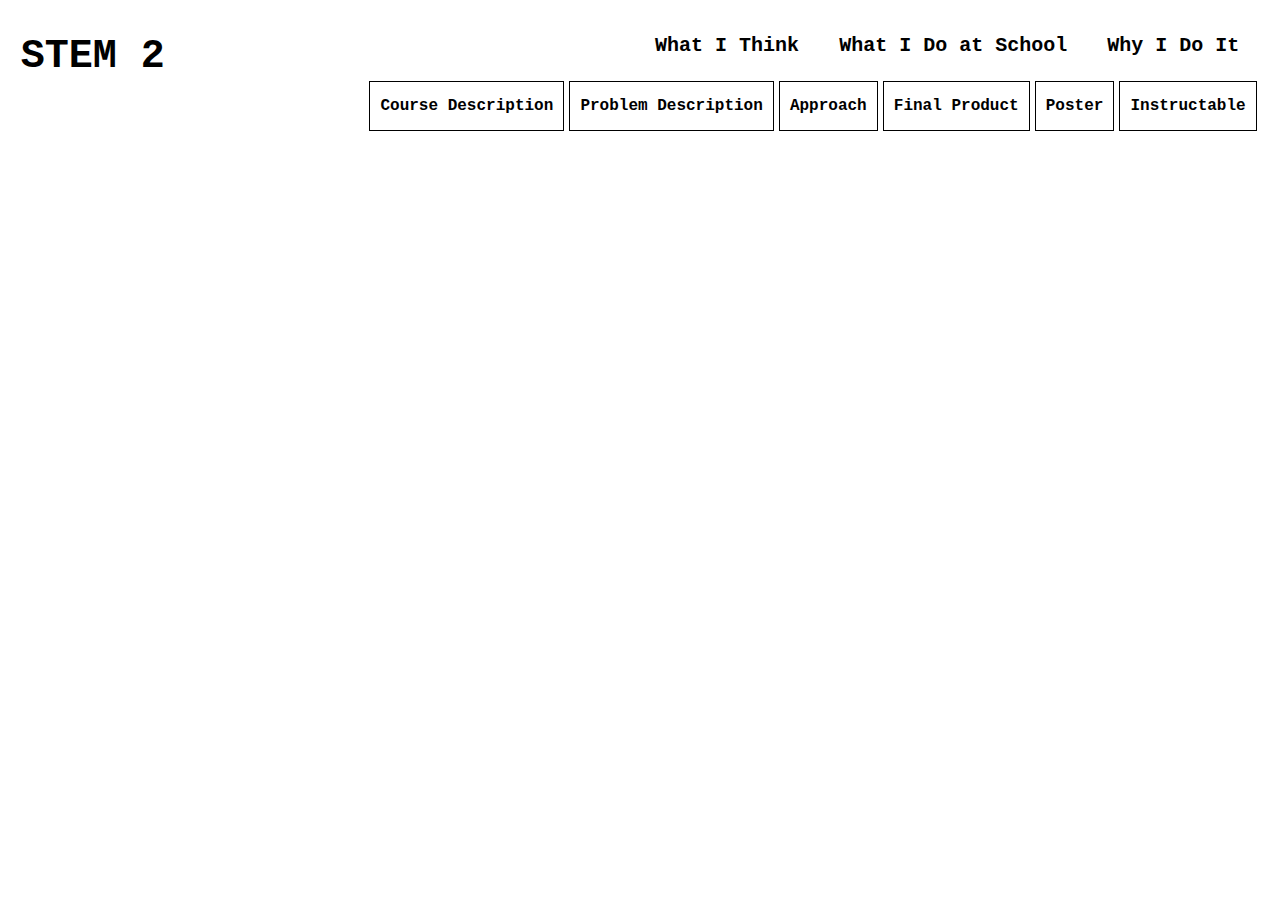
<file: STEM2.html>
<!DOCTYPE html>
<html lang="en" class="page">

<head>
	<meta charset="UTF-8">
	<link rel="stylesheet" type="text/css" href="styleSheets/myStyle.css">
	<title>STEM 2</title>
	<meta name="viewport" content="width=device-width, initial-scale=1.0">
	<script type="text/javascript" src="js/tabs.js"></script>
	<link rel="icon" href="images/favicon.png" sizes="16x16" type="image/png">
</head>

<!-- Title and Nav Bar -->

<body>

	<div>

		<ul>
			<li><a href="personal.html">Why I Do It</a></li>
			<li><a href="index.html">What I Do at School</a></li>
			<li><a href="http://www.sunnysideup.life/sunnysideup.life/index.html">What I Think</a></li>
			<li class="title"> STEM 2 </li>
		</ul>

	</div>

	<!-- Tab links -->
	<div class="tab">
		<button class="tablinks" onclick="location.href='http://www.example.com'">Instructable</button>
		<button class="tablinks" onclick="openTab(event, 'Poster')">Poster</button>
		<!-- <div class="dropdown"> -->
		<button class="tablinks" onclick="openTab(event, 'FinalProduct')">Final Product</button>
		<!-- <div class="dropdown-content">
      <button class="tablinks" onclick="openTab(event, 'sa1')">Self-Assessment 1</button>
      <button class="tablinks" onclick="openTab(event, 'hw')">Hanford-Washington</button>
      <button class="tablinks" onclick="openTab(event, 'MathematicaOverview')">Overview</button>
    </div>
  </div> -->
		<button class="tablinks" onclick="openTab(event, 'Approach')">Approach</button>
		<button class="tablinks" onclick="openTab(event, 'ProblemDescription')">Problem Description</button>
		<button class="tablinks" onclick="openTab(event, 'CourseDescription')">Course Description</button>
	</div>

	<div>

		<div id="CourseDescription" class="tabcontent">
			<h3>Course Description</h3>
			<p>The primary objective of STEM2 is to learn the process of product development by living through it. We brainstorm ideas for assistive devices with the help of the residents of a local assisted living facility. Then, we are split into teams of three or four students, with each team addressing a particular need. My team's project, "Stop ALICE," designed and manufactured a strong, easy-to-use door barricade for individuals with reduced mobility. See the "Problem Description" for more on that.</p>
		</div>

		<div id="ProblemDescription" class="tabcontent">
			<h3>Problem Description</h3>
			<h4>Background</h4>
			<p>
				In an ever-changing environment, individuals need to be prepared for any type of situation, including active shooters. Over the last several years, there has been an increase in training to respond to the presence of an active shooter in any type of environment; schools, health care facilities, social venues, etc. Much of this training relies on individuals evacuating the premises, passively locking down on premises, or actively resisting the entry of active shooters (ALICE Training, 2019). One of the key tenets of ALICE Training is Lockdown, where individuals lockdown to create a semi-secure location when evacuation is not possible (Alive Training). Actively barricading entry points can be challenging for individuals with disabilities. There is a need to have quick and decisive solutions that can prevent entry of active shooters while law enforcement is in route.
			</p>
			<h4>Objective</h4>
			<p>
				The goal of this project is to design a device(s) to help individuals with varying disabilities to quickly barricade a door to hinder the entry of an active shooter.
			</p>

		</div>

		<div id="Approach" class="tabcontent">
			<h3>Approach</h3>
			<p>The presentation below represents our project approximately one month into the design process. We worked towards this product steadily, and though certain factors beyond our control made development tougher, we made it happen. See the final product tab for a look at the fully fabricated design.</p>
			<div class="clearfix">
				<embed src="docs/PDR-L6-Presentation.pdf" type="application/pdf" class="pdf">
			</div>
		</div>

		<!-- TODO: Change images and add a more detailed description -->

		<div id="FinalProduct" class="tabcontent">
			<h3>Final Product</h3>
			<p>The final product can be seen below. It comprises of a bar-ricade, combined with a wedge and reverse wedge design.</p>

			<div class="clearfix">
				<div class="img-container">
					<img src="images/ivySun.jpg" alt="Cat in Sun" class="image">
				</div>

				<div class="img-container">
					<img src="images/diegoAndMom.jpg" alt="Cat and Kitten" class="image">
				</div>

				<div class="img-container">
					<img src="images/ivyBlanket.jpg" alt="Cat in Blanket" class="image">
				</div>
			</div>

		</div>

<!-- TODO: Change poster -->

		<div id="Poster" class="tabcontent">
			<h3>Poster</h3>
			<p>CHANGE POSTER HERE!</p>
			<div class="clearfix">
				<embed src="docs/PDR-L6-Presentation.pdf" type="application/pdf" class="pdf">
			</div>
		</div>

	</div>
</body>

</html>
</file>
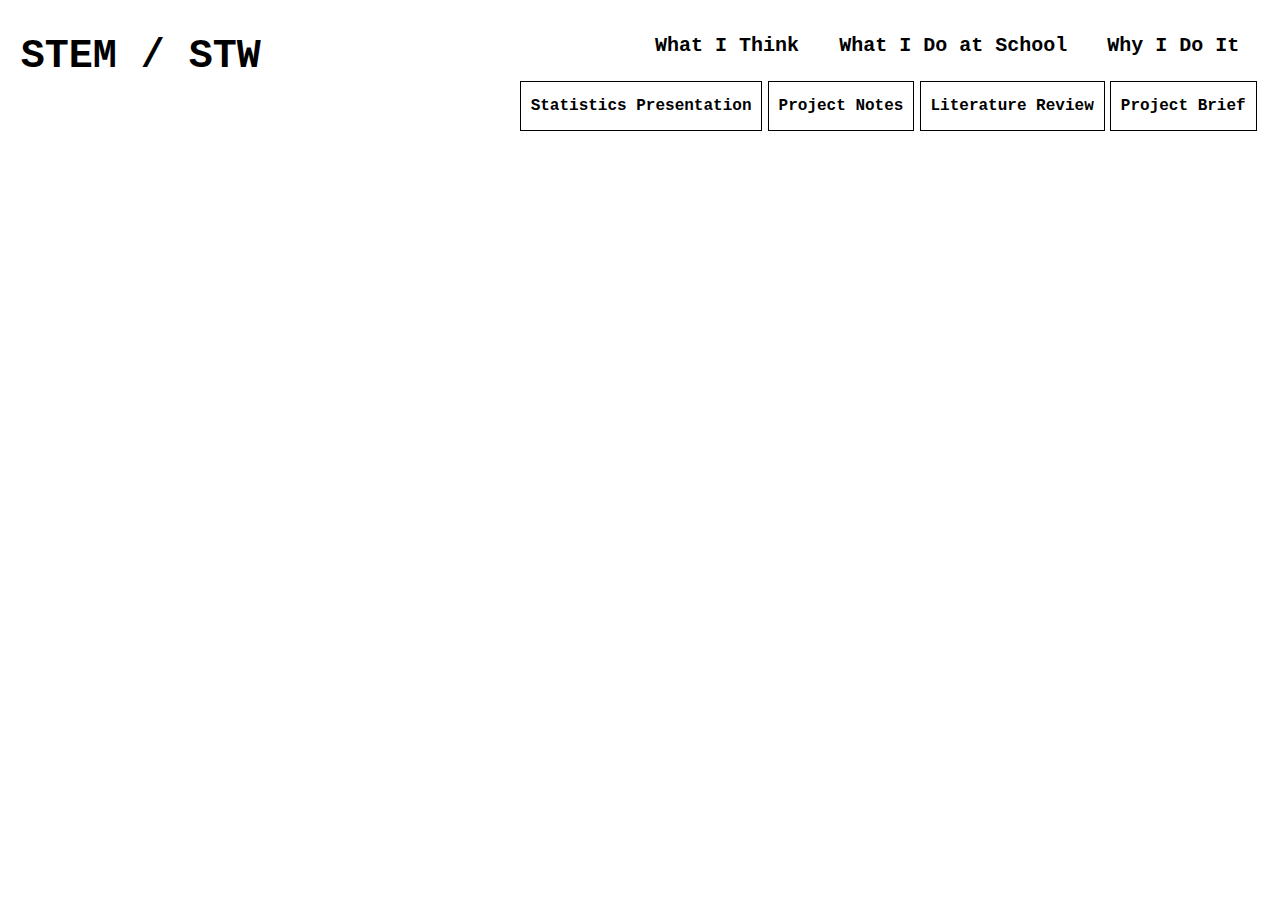
<file: STW.html>
<!DOCTYPE html>
<html lang="en" class="page">

<head>
	<meta charset="UTF-8">
	<link rel="stylesheet" type="text/css" href="styleSheets/myStyle.css">
	<title>STW</title>
	<meta name="viewport" content="width=device-width, initial-scale=1.0">
	<script type="text/javascript" src="js/tabs.js"></script>
	<link rel="icon" href="images/favicon.png" sizes="16x16" type="image/png">
</head>

<!-- Title and Nav Bar -->

<body>

	<div>

		<ul>
			<li><a href="personal.html">Why I Do It</a></li>
			<li><a href="index.html">What I Do at School</a></li>
			<li><a href="http://www.sunnysideup.life/sunnysideup.life/index.html">What I Think</a></li>
			<li class="title"> STEM / STW </li>
		</ul>

	</div>

	<!-- Tab links -->
	<div class="tab">
		<button class="tablinks" onclick="openTab(event, 'ProjectBrief')">Project Brief</button>
		<!-- <div class="dropdown"> -->
		<button class="tablinks" onclick="openTab(event, 'LiteratureReview')">Literature Review</button>
		<!-- <div class="dropdown-content">
      <button class="tablinks" onclick="openTab(event, 'sa1')">Self-Assessment 1</button>
      <button class="tablinks" onclick="openTab(event, 'hw')">Hanford-Washington</button>
      <button class="tablinks" onclick="openTab(event, 'MathematicaOverview')">Overview</button>
    </div>
  </div> -->
		<button class="tablinks" onclick="openTab(event, 'ProjectNotes')">Project Notes</button>
		<button class="tablinks" onclick="openTab(event, 'StatsPresentation')">Statistics Presentation</button>
	</div>

	<div>

		<div id="ProjectBrief" class="tabcontent">
			<h3>Project Brief</h3>
			<p>This was the initial project proposal that was submitted for review to the IRB and SEFOS. In order for my project to proceed, this document had to be approved.</p>
			<div class="clearfix">
				<embed src="docs/ProjectBrief.pdf" type="application/pdf" class="pdf">

			</div>
		</div>

		<div id="LiteratureReview" class="tabcontent">
			<h3>Literature Review</h3>
			<p>The Literature Review is a summary of the information that was gathered over the course of this project. It gives credit to the prior research that made this work possible. In Isaac Newton's words, "If I have seen farther than other men, it
				is because I have stood on the shoulders of giants." Research is all about looking past the current boundaries of science. As such, as a researcher, I needed all the help I could get! The extent of that help is documented in the Lit Review.
			</p>
			<div class="clearfix">
				<embed src="docs/LiteratureReview.pdf" type="application/pdf" class="pdf">

			</div>
		</div>

		<div id="ProjectNotes" class="tabcontent">
			<h3>Project Notes</h3>
			<p>Similar to the Lit Review, the Project Notes also cover the sources that helped me during this project, albeit more informally. Whereas the Literature Review is a relatively concise summary, the Project Notes sprawl out over 40 pages. They
				include everything from people of interest, to identified song databases, to extensive notes on pertinent articles. If the STEM Poster Board is the shining glass exterior of a skyscraper, the Project Notes is the steel and concrete
				infrastructure that makes it possible. </p>
			<div class="clearfix">
				<embed src="docs/ProjectNotes.pdf" type="application/pdf" class="pdf">

			</div>
		</div>

		<div id="StatsPresentation" class="tabcontent">
			<h3>Statistics Presentation</h3>
			<p>I entered STEM 1 with close to zero experience with statistics. In order to quickly learn enough to undertake a STEM project, we were broken into small teams which each explored a different statistical test. We then came together and
				explained our test to the other groups, and each of them did the same. In this way, we not only quickly gained a broad understanding of Statistical tests, but became experts in one particular analysis. We could then use our knowledge to help
				others who needed it, and gain help from those who had strong understanding of the statistical tests which we ourselves needed.</p>
			<div class="clearfix">
				<embed src="docs/StatisticsPresentation.pdf" type="application/pdf" class="pdf">

			</div>
		</div>

	</div>
</body>

</html>
</file>
<file: styleSheets/myStyle.css>
@charset "UTF-8";

.page {
	padding: 1%;
	padding-top: 2%;
	font-family: "courier";
}

/* Header */

div.header {
	padding: 0;
	width: 0;
}

/* Title */

li.title {
	float: left;
	text-transform: uppercase;
	font-weight: bold;
	font-size: 40px;
}

/* Navigation Bar */

ul {
  list-style-type: none;
  margin: 0;
  padding: 0;
  overflow: hidden;
  background-color: white;
}

li {
  float: right;
}

li a {
  color: black;
  text-align: center;
  padding: 10px 20px;
  text-decoration: none;
  font-weight: bold;
  font-size: 20px;
}

li a:hover {
  color: #ff8040;
}

.image {
  width: 100%;
  height: auto;
}

/* Text over image (NONFUNCTIONAL?) */

.text {
  color: white;
  font-size: 40px;
  position: absolute;
  top: 50%;
  left: 50%;
  transform: translate(-50%, -50%);
  text-align: center;
}

/* Side-by-Side Images */

* {
  box-sizing: border-box;
}

@media only screen and (min-width: 768px) {
.img-container {
  float: left;
  width: 33.33%;
  padding: 5px;
  margin-top: 1%;
}
}

.img-container {
	position:relative;
}

.img-container:hover {
	transition:0.3s ease;
	opacity: 0.6;
    filter: alpha(opacity=60); /* What does this do? */
}

.clearfix::after {
  content: "";
  clear: both;
  display: table;
}

/* Tabs */

/* Style the tab */
.tab {
  overflow: hidden;
}

/* Style the buttons that are used to open the tab content */
.tab button {
	width: auto;
  background-color: inherit;
	font: inherit;
	font-weight: bold;
  border: none;
  outline: none;
  cursor: pointer;
	float: right;
  padding: 15px 10px;
  /* transition: 0.3s; */
	border: 1px solid black;
	margin: .2vw;
}

/* Change background color of buttons on hover */
/* .tab .special button:hover {
	background-color: ##00FF00;
} */

.tab button:hover {
	background-color: #ff8040;
}

/* Create an active/current tablink class */
.tab button.active {
  background-color: #ccc;
}

/* Style the tab content */
.tabcontent {
  display: none;
  border-top: none;
}

/* Style pdfs in the project */
.tabcontent .pdf {
	width: 100%;
	height: 800px;
}

/* Dropdown tabs*/

/* .dropdown {
  position: relative;
	float: right;
}

.dropdown-content {
	overflow: auto;
  display: none;
  position: relative;
  right: 0;
  width: 100%;
  z-index: 1;
	background-color: white;
}

.dropdown-content button {
  display: block;
}

.dropdown-content button:hover {background-color: #f1f1f1;}

.dropdown:hover .dropdown-content {
  display: block;
} */

/* Standard Text Paragraphs */

p {
	line-height: 30px;
	font-size: 18px;
}

@media only screen and (min-width: 768px) {
	p {
	}
}

/* Centering for divs */

.center{
	text-align: center;
}

/*bolding for text*/

.bold{
	font-weight: bold;
}

/* Formal font and scheme for the STEM Page */

.formal {
	font-family: "Times New Roman";
}

p.title {
	font-size: 40px;
	vertical-align: middle;
	text-align: center;
	text-decoration: underline;
}

/* Readability Improvements */

p {
	line-height: 2.5vw;
}

iframe {
	height: 800px;
	width: 100%;
}
</file>
